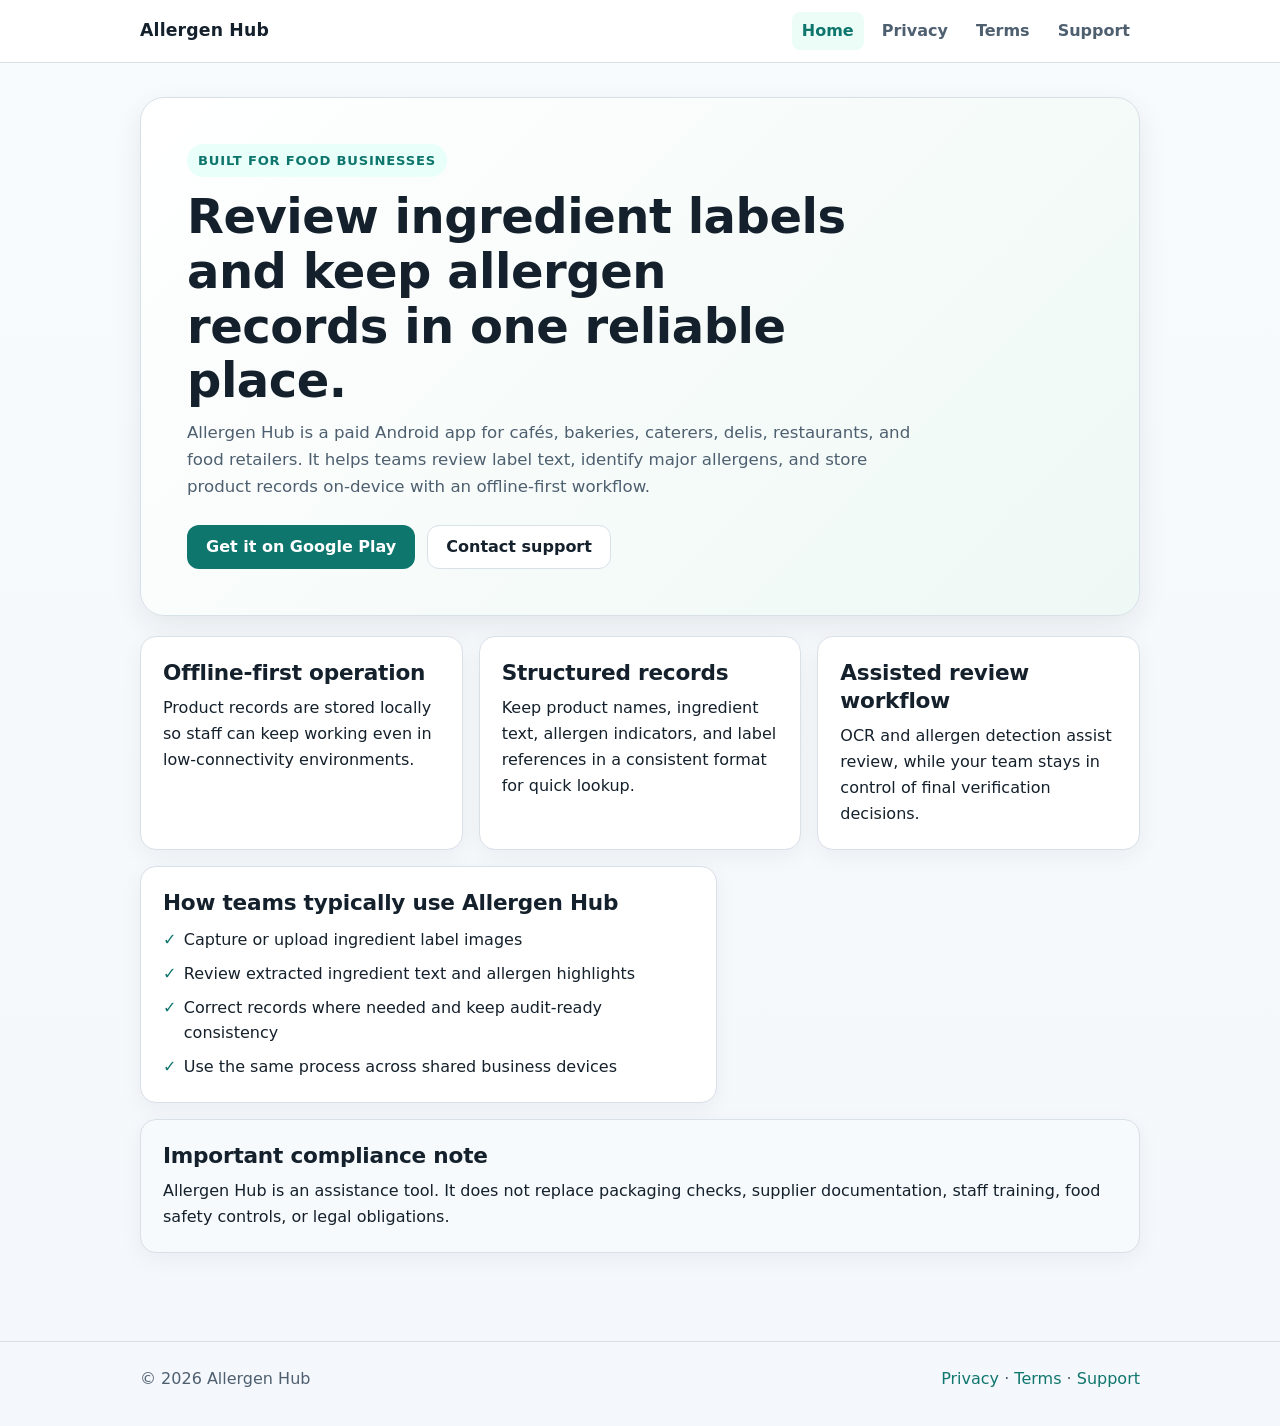
<file: index.html>
<!DOCTYPE html>
<html lang="en-GB">
  <head>
    <meta charset="UTF-8" />
    <meta name="viewport" content="width=device-width, initial-scale=1" />
    <title>Allergen Hub | Offline-First Allergen & Ingredient Records for Food Businesses</title>
    <meta
      name="description"
      content="Allergen Hub is a paid Android app for food businesses to review ingredient labels, identify allergens, and keep structured product records offline-first."
    />
    <meta property="og:type" content="website" />
    <meta property="og:title" content="Allergen Hub" />
    <meta
      property="og:description"
      content="A lightweight offline-first Android app for food businesses to review ingredient labels and maintain allergen records."
    />
    <meta property="og:url" content="https://allergenhub.store/" />
    <meta property="og:site_name" content="Allergen Hub" />
    <meta name="twitter:card" content="summary" />
    <link rel="icon" href="/favicon.svg" type="image/svg+xml" />
    <link rel="stylesheet" href="/styles.css" />
  </head>
  <body>
    <header class="site-header">
      <nav class="nav" aria-label="Main navigation">
        <a class="brand" href="/">Allergen Hub</a>
        <div class="nav-links">
          <a href="/" class="active" aria-current="page">Home</a>
          <a href="/privacy/">Privacy</a>
          <a href="/terms/">Terms</a>
          <a href="/support/">Support</a>
        </div>
      </nav>
    </header>

    <main class="container">
      <section class="hero">
        <span class="eyebrow">Built for food businesses</span>
        <h1>Review ingredient labels and keep allergen records in one reliable place.</h1>
        <p>
          Allergen Hub is a paid Android app for cafés, bakeries, caterers, delis,
          restaurants, and food retailers. It helps teams review label text,
          identify major allergens, and store product records on-device with an
          offline-first workflow.
        </p>
        <div class="hero-actions">
          <a
            class="button button-primary"
            href="https://play.google.com/store/apps/details?id=pro.furever.allergenhub"
            target="_blank"
            rel="noopener noreferrer"
            >Get it on Google Play</a
          >
          <a class="button button-secondary" href="/support/">Contact support</a>
        </div>
      </section>

      <section class="grid" aria-label="Core value points">
        <article class="card col-4">
          <h2>Offline-first operation</h2>
          <p>
            Product records are stored locally so staff can keep working even in
            low-connectivity environments.
          </p>
        </article>

        <article class="card col-4">
          <h2>Structured records</h2>
          <p>
            Keep product names, ingredient text, allergen indicators, and label
            references in a consistent format for quick lookup.
          </p>
        </article>

        <article class="card col-4">
          <h2>Assisted review workflow</h2>
          <p>
            OCR and allergen detection assist review, while your team stays in
            control of final verification decisions.
          </p>
        </article>

        <article class="card col-7">
          <h2>How teams typically use Allergen Hub</h2>
          <ul class="stat-list">
            <li>Capture or upload ingredient label images</li>
            <li>Review extracted ingredient text and allergen highlights</li>
            <li>Correct records where needed and keep audit-ready consistency</li>
            <li>Use the same process across shared business devices</li>
          </ul>
        </article>

        <article class="card card-muted col-5">
          <h2>Important compliance note</h2>
          <p>
            Allergen Hub is an assistance tool. It does not replace packaging
            checks, supplier documentation, staff training, food safety controls,
            or legal obligations.
          </p>
        </article>
      </section>
    </main>

    <footer class="footer">
      <div class="footer-inner">
        <div>© 2026 Allergen Hub</div>
        <div>
          <a href="/privacy/">Privacy</a> ·
          <a href="/terms/">Terms</a> ·
          <a href="/support/">Support</a>
        </div>
      </div>
    </footer>
  </body>
</html>
</file>
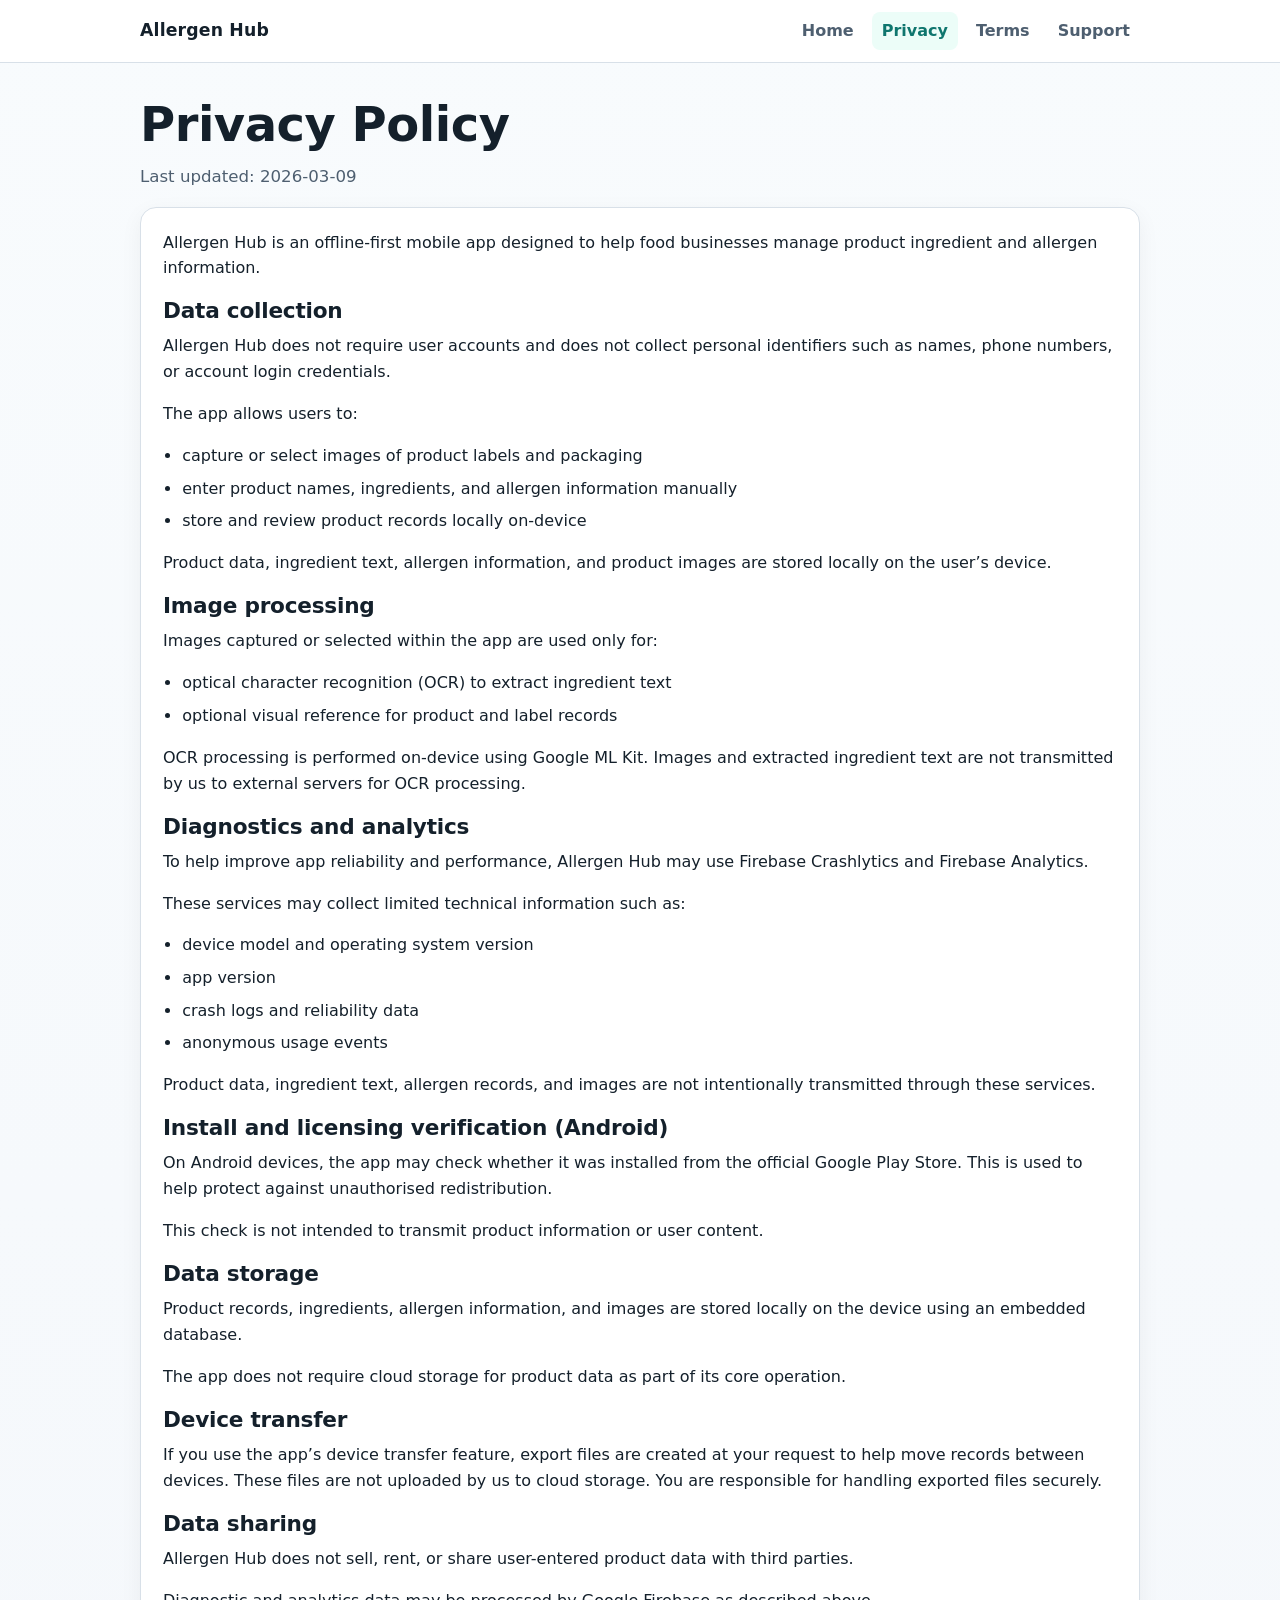
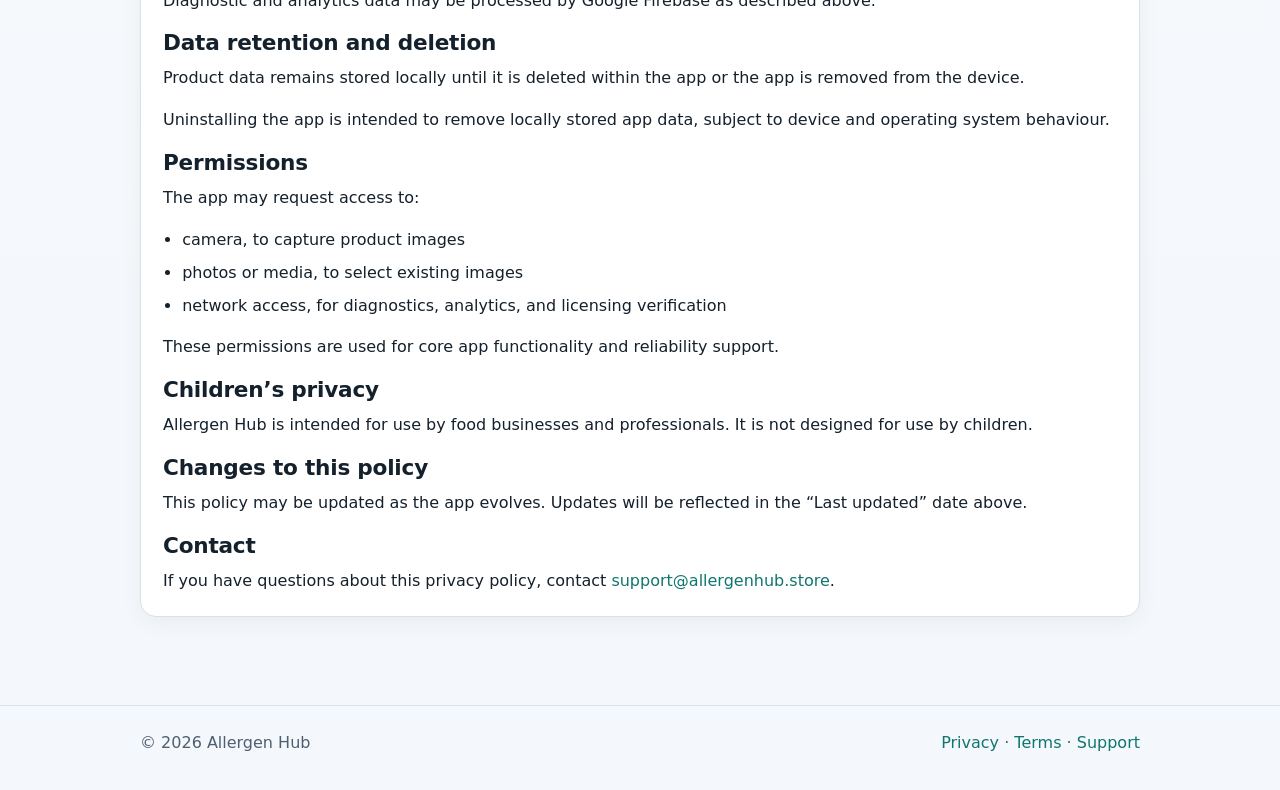
<file: privacy/index.html>
<!DOCTYPE html>
<html lang="en-GB">
  <head>
    <meta charset="UTF-8" />
    <meta name="viewport" content="width=device-width, initial-scale=1" />
    <title>Privacy Policy | Allergen Hub</title>
    <meta
      name="description"
      content="Read the Allergen Hub privacy policy, including details on local data storage, OCR processing, and diagnostics."
    />
    <meta property="og:type" content="website" />
    <meta property="og:title" content="Privacy Policy | Allergen Hub" />
    <meta
      property="og:description"
      content="Privacy information for Allergen Hub, an offline-first allergen and ingredient record app for food businesses."
    />
    <meta property="og:url" content="https://allergenhub.store/privacy/" />
    <meta property="og:site_name" content="Allergen Hub" />
    <meta name="twitter:card" content="summary" />
    <link rel="icon" href="/favicon.svg" type="image/svg+xml" />
    <link rel="stylesheet" href="/styles.css" />
  </head>
  <body>
    <header class="site-header">
      <nav class="nav" aria-label="Main navigation">
        <a class="brand" href="/">Allergen Hub</a>
        <div class="nav-links">
          <a href="/">Home</a>
          <a href="/privacy/" class="active" aria-current="page">Privacy</a>
          <a href="/terms/">Terms</a>
          <a href="/support/">Support</a>
        </div>
      </nav>
    </header>

    <main class="container">
      <section class="page-header">
        <h1>Privacy Policy</h1>
        <p class="meta">Last updated: 2026-03-09</p>
      </section>

      <section class="grid">
        <article class="card">
          <p>
            Allergen Hub is an offline-first mobile app designed to help food
            businesses manage product ingredient and allergen information.
          </p>

          <h2>Data collection</h2>
          <p>
            Allergen Hub does not require user accounts and does not collect
            personal identifiers such as names, phone numbers, or account login
            credentials.
          </p>
          <p>The app allows users to:</p>
          <ul>
            <li>capture or select images of product labels and packaging</li>
            <li>enter product names, ingredients, and allergen information manually</li>
            <li>store and review product records locally on-device</li>
          </ul>
          <p>
            Product data, ingredient text, allergen information, and product
            images are stored locally on the user’s device.
          </p>

          <h2>Image processing</h2>
          <p>Images captured or selected within the app are used only for:</p>
          <ul>
            <li>optical character recognition (OCR) to extract ingredient text</li>
            <li>optional visual reference for product and label records</li>
          </ul>
          <p>
            OCR processing is performed on-device using Google ML Kit. Images
            and extracted ingredient text are not transmitted by us to external
            servers for OCR processing.
          </p>

          <h2>Diagnostics and analytics</h2>
          <p>
            To help improve app reliability and performance, Allergen Hub may
            use Firebase Crashlytics and Firebase Analytics.
          </p>
          <p>These services may collect limited technical information such as:</p>
          <ul>
            <li>device model and operating system version</li>
            <li>app version</li>
            <li>crash logs and reliability data</li>
            <li>anonymous usage events</li>
          </ul>
          <p>
            Product data, ingredient text, allergen records, and images are not
            intentionally transmitted through these services.
          </p>

          <h2>Install and licensing verification (Android)</h2>
          <p>
            On Android devices, the app may check whether it was installed from
            the official Google Play Store. This is used to help protect against
            unauthorised redistribution.
          </p>
          <p>
            This check is not intended to transmit product information or user
            content.
          </p>

          <h2>Data storage</h2>
          <p>
            Product records, ingredients, allergen information, and images are
            stored locally on the device using an embedded database.
          </p>
          <p>
            The app does not require cloud storage for product data as part of
            its core operation.
          </p>

          <h2>Device transfer</h2>
          <p>
            If you use the app’s device transfer feature, export files are
            created at your request to help move records between devices. These
            files are not uploaded by us to cloud storage. You are responsible
            for handling exported files securely.
          </p>

          <h2>Data sharing</h2>
          <p>
            Allergen Hub does not sell, rent, or share user-entered product data
            with third parties.
          </p>
          <p>
            Diagnostic and analytics data may be processed by Google Firebase as
            described above.
          </p>

          <h2>Data retention and deletion</h2>
          <p>
            Product data remains stored locally until it is deleted within the
            app or the app is removed from the device.
          </p>
          <p>
            Uninstalling the app is intended to remove locally stored app data,
            subject to device and operating system behaviour.
          </p>

          <h2>Permissions</h2>
          <p>The app may request access to:</p>
          <ul>
            <li>camera, to capture product images</li>
            <li>photos or media, to select existing images</li>
            <li>network access, for diagnostics, analytics, and licensing verification</li>
          </ul>
          <p>
            These permissions are used for core app functionality and reliability
            support.
          </p>

          <h2>Children’s privacy</h2>
          <p>
            Allergen Hub is intended for use by food businesses and
            professionals. It is not designed for use by children.
          </p>

          <h2>Changes to this policy</h2>
          <p>
            This policy may be updated as the app evolves. Updates will be
            reflected in the “Last updated” date above.
          </p>

          <h2>Contact</h2>
          <p>
            If you have questions about this privacy policy, contact
            <a href="mailto:support@allergenhub.store">support@allergenhub.store</a>.
          </p>
        </article>
      </section>
    </main>

    <footer class="footer">
      <div class="footer-inner">
        <div>© 2026 Allergen Hub</div>
        <div>
          <a href="/privacy/">Privacy</a> ·
          <a href="/terms/">Terms</a> ·
          <a href="/support/">Support</a>
        </div>
      </div>
    </footer>
  </body>
</html>
</file>
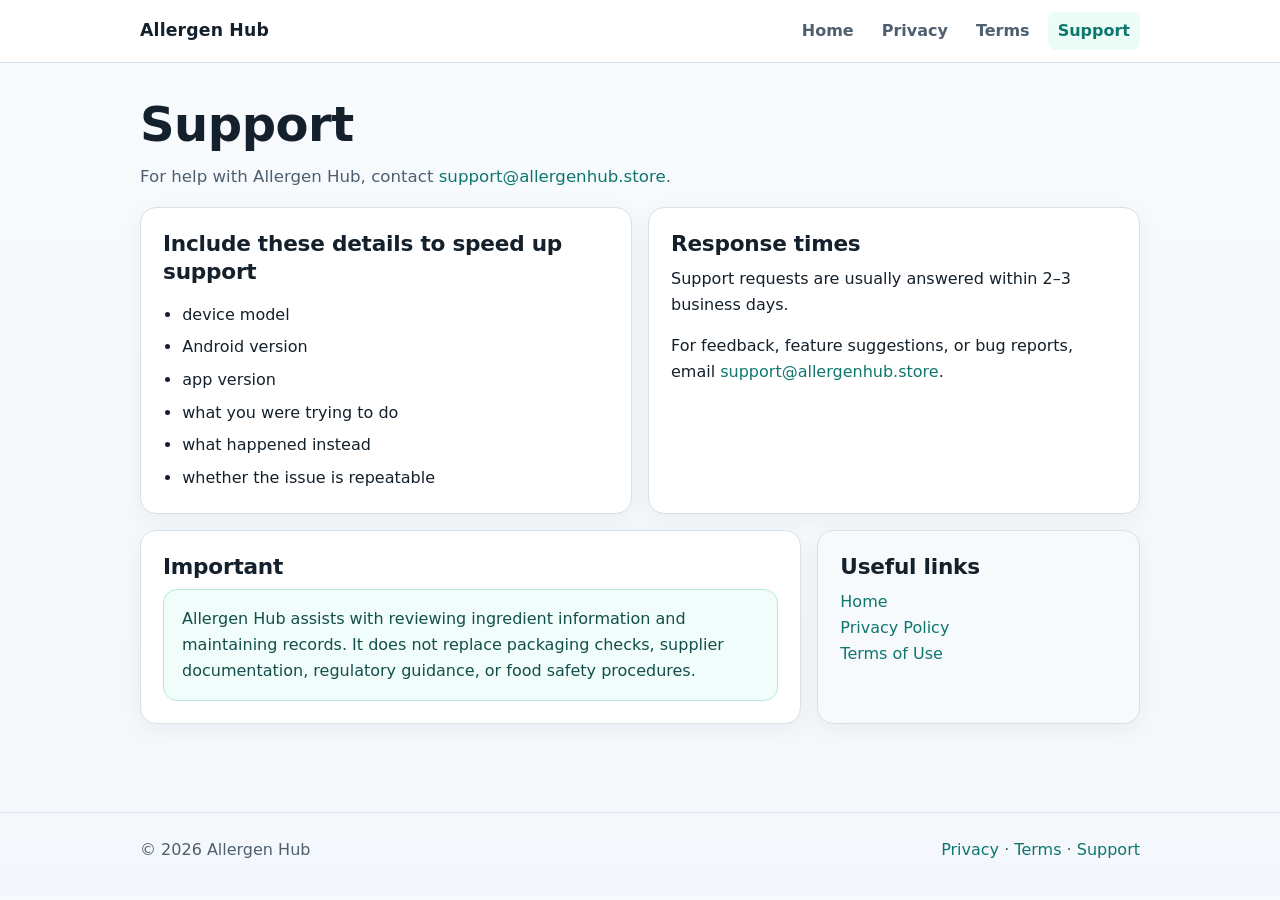
<file: support/index.html>
<!DOCTYPE html>
<html lang="en-GB">
  <head>
    <meta charset="UTF-8" />
    <meta name="viewport" content="width=device-width, initial-scale=1" />
    <title>Support | Allergen Hub</title>
    <meta
      name="description"
      content="Contact support for Allergen Hub, including what details to include for faster troubleshooting."
    />
    <meta property="og:type" content="website" />
    <meta property="og:title" content="Support | Allergen Hub" />
    <meta
      property="og:description"
      content="Get help with Allergen Hub and share feedback, bug reports, and support requests."
    />
    <meta property="og:url" content="https://allergenhub.store/support/" />
    <meta property="og:site_name" content="Allergen Hub" />
    <meta name="twitter:card" content="summary" />
    <link rel="icon" href="/favicon.svg" type="image/svg+xml" />
    <link rel="stylesheet" href="/styles.css" />
  </head>
  <body>
    <header class="site-header">
      <nav class="nav" aria-label="Main navigation">
        <a class="brand" href="/">Allergen Hub</a>
        <div class="nav-links">
          <a href="/">Home</a>
          <a href="/privacy/">Privacy</a>
          <a href="/terms/">Terms</a>
          <a href="/support/" class="active" aria-current="page">Support</a>
        </div>
      </nav>
    </header>

    <main class="container">
      <section class="page-header">
        <h1>Support</h1>
        <p>
          For help with Allergen Hub, contact
          <a href="mailto:support@allergenhub.store">support@allergenhub.store</a>.
        </p>
      </section>

      <section class="grid">
        <article class="card col-6">
          <h2>Include these details to speed up support</h2>
          <ul>
            <li>device model</li>
            <li>Android version</li>
            <li>app version</li>
            <li>what you were trying to do</li>
            <li>what happened instead</li>
            <li>whether the issue is repeatable</li>
          </ul>
        </article>

        <article class="card col-6">
          <h2>Response times</h2>
          <p>Support requests are usually answered within 2–3 business days.</p>
          <p>
            For feedback, feature suggestions, or bug reports, email
            <a href="mailto:support@allergenhub.store">support@allergenhub.store</a>.
          </p>
        </article>

        <article class="card col-8">
          <h2>Important</h2>
          <div class="notice">
            Allergen Hub assists with reviewing ingredient information and
            maintaining records. It does not replace packaging checks, supplier
            documentation, regulatory guidance, or food safety procedures.
          </div>
        </article>

        <article class="card card-muted col-4">
          <h2>Useful links</h2>
          <p>
            <a href="/">Home</a><br />
            <a href="/privacy/">Privacy Policy</a><br />
            <a href="/terms/">Terms of Use</a>
          </p>
        </article>
      </section>
    </main>

    <footer class="footer">
      <div class="footer-inner">
        <div>© 2026 Allergen Hub</div>
        <div>
          <a href="/privacy/">Privacy</a> ·
          <a href="/terms/">Terms</a> ·
          <a href="/support/">Support</a>
        </div>
      </div>
    </footer>
  </body>
</html>
</file>
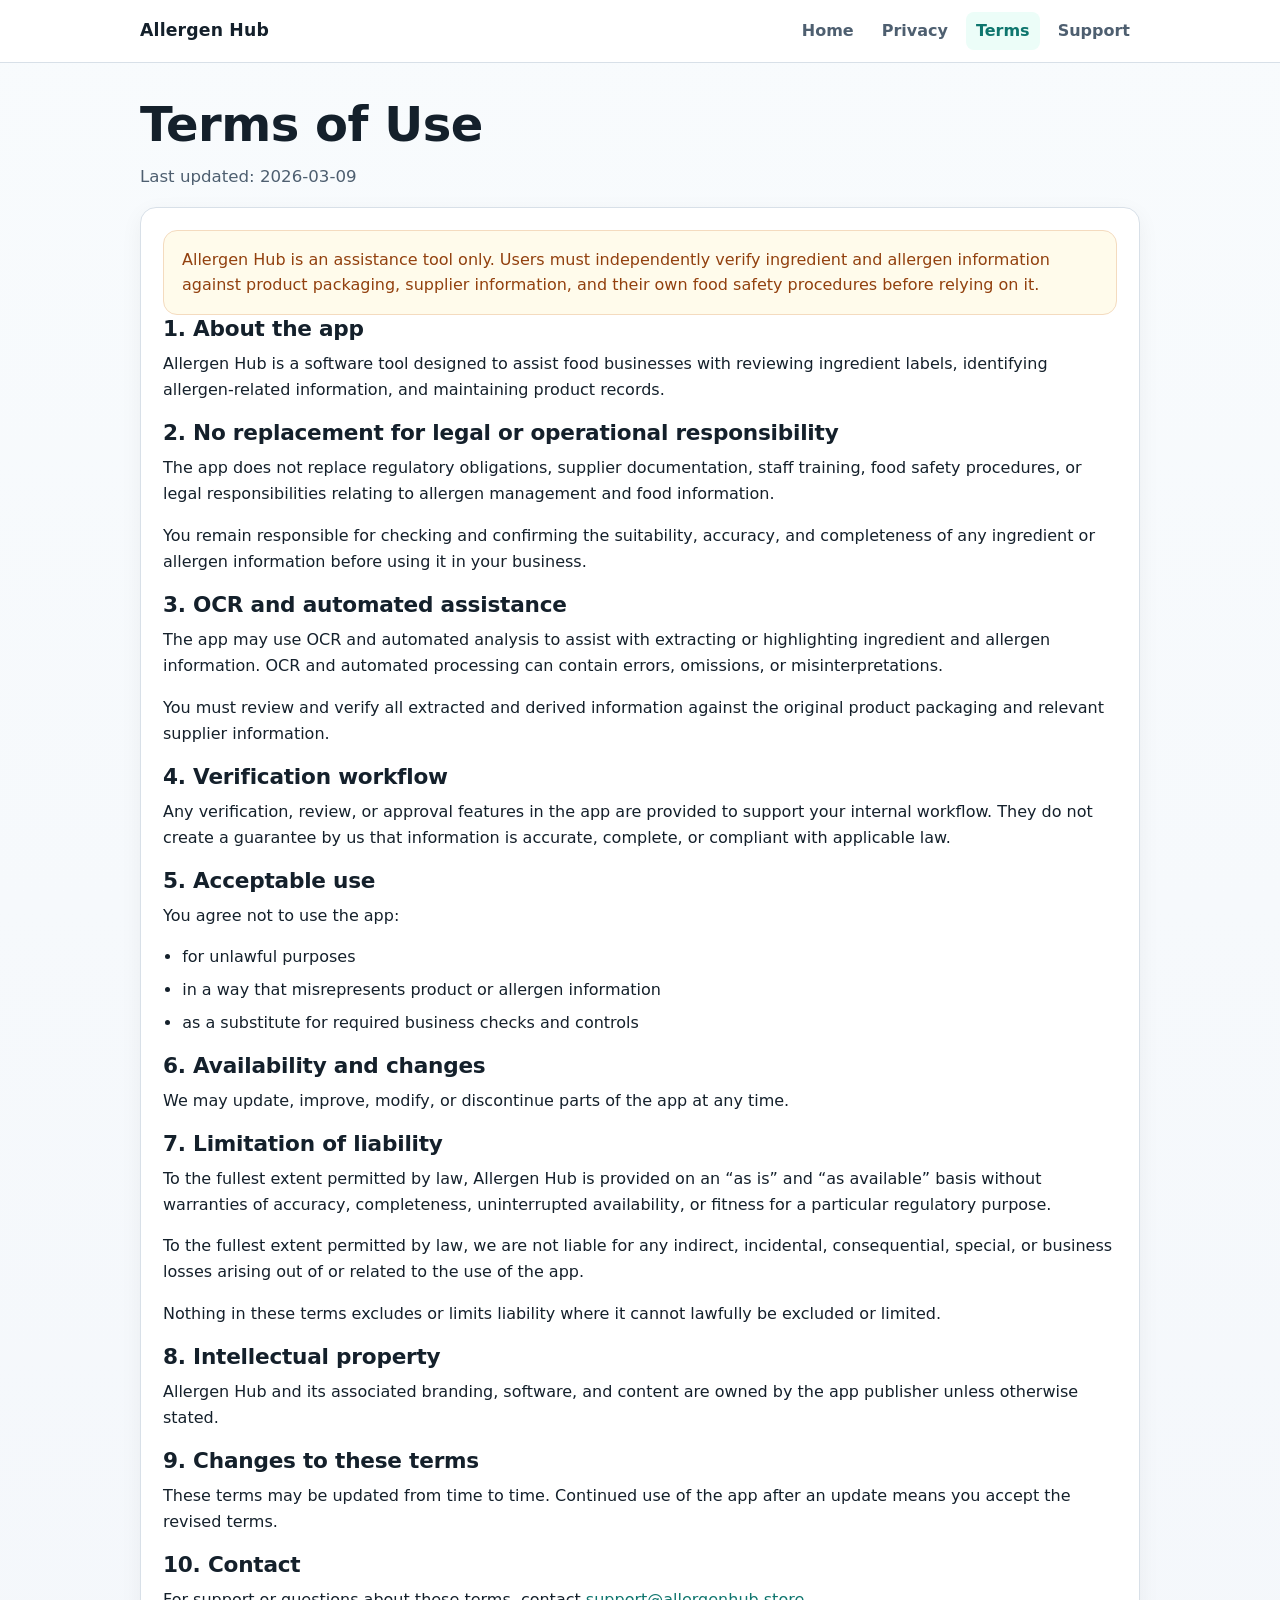
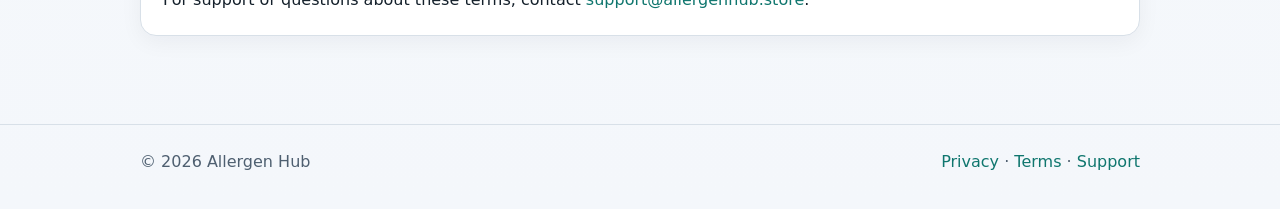
<file: terms/index.html>
<!DOCTYPE html>
<html lang="en-GB">
  <head>
    <meta charset="UTF-8" />
    <meta name="viewport" content="width=device-width, initial-scale=1" />
    <title>Terms of Use | Allergen Hub</title>
    <meta
      name="description"
      content="Read the Allergen Hub terms of use, including user responsibilities and liability limitations."
    />
    <meta property="og:type" content="website" />
    <meta property="og:title" content="Terms of Use | Allergen Hub" />
    <meta
      property="og:description"
      content="Terms for using Allergen Hub, an offline-first allergen and ingredient review app for food businesses."
    />
    <meta property="og:url" content="https://allergenhub.store/terms/" />
    <meta property="og:site_name" content="Allergen Hub" />
    <meta name="twitter:card" content="summary" />
    <link rel="icon" href="/favicon.svg" type="image/svg+xml" />
    <link rel="stylesheet" href="/styles.css" />
  </head>
  <body>
    <header class="site-header">
      <nav class="nav" aria-label="Main navigation">
        <a class="brand" href="/">Allergen Hub</a>
        <div class="nav-links">
          <a href="/">Home</a>
          <a href="/privacy/">Privacy</a>
          <a href="/terms/" class="active" aria-current="page">Terms</a>
          <a href="/support/">Support</a>
        </div>
      </nav>
    </header>

    <main class="container">
      <section class="page-header">
        <h1>Terms of Use</h1>
        <p class="meta">Last updated: 2026-03-09</p>
      </section>

      <section class="grid">
        <article class="card">
          <div class="warning">
            Allergen Hub is an assistance tool only. Users must independently
            verify ingredient and allergen information against product packaging,
            supplier information, and their own food safety procedures before
            relying on it.
          </div>

          <h2>1. About the app</h2>
          <p>
            Allergen Hub is a software tool designed to assist food businesses
            with reviewing ingredient labels, identifying allergen-related
            information, and maintaining product records.
          </p>

          <h2>2. No replacement for legal or operational responsibility</h2>
          <p>
            The app does not replace regulatory obligations, supplier
            documentation, staff training, food safety procedures, or legal
            responsibilities relating to allergen management and food
            information.
          </p>
          <p>
            You remain responsible for checking and confirming the suitability,
            accuracy, and completeness of any ingredient or allergen information
            before using it in your business.
          </p>

          <h2>3. OCR and automated assistance</h2>
          <p>
            The app may use OCR and automated analysis to assist with extracting
            or highlighting ingredient and allergen information. OCR and
            automated processing can contain errors, omissions, or
            misinterpretations.
          </p>
          <p>
            You must review and verify all extracted and derived information
            against the original product packaging and relevant supplier
            information.
          </p>

          <h2>4. Verification workflow</h2>
          <p>
            Any verification, review, or approval features in the app are
            provided to support your internal workflow. They do not create a
            guarantee by us that information is accurate, complete, or compliant
            with applicable law.
          </p>

          <h2>5. Acceptable use</h2>
          <p>You agree not to use the app:</p>
          <ul>
            <li>for unlawful purposes</li>
            <li>in a way that misrepresents product or allergen information</li>
            <li>as a substitute for required business checks and controls</li>
          </ul>

          <h2>6. Availability and changes</h2>
          <p>
            We may update, improve, modify, or discontinue parts of the app at
            any time.
          </p>

          <h2>7. Limitation of liability</h2>
          <p>
            To the fullest extent permitted by law, Allergen Hub is provided on
            an “as is” and “as available” basis without warranties of accuracy,
            completeness, uninterrupted availability, or fitness for a
            particular regulatory purpose.
          </p>
          <p>
            To the fullest extent permitted by law, we are not liable for any
            indirect, incidental, consequential, special, or business losses
            arising out of or related to the use of the app.
          </p>
          <p>
            Nothing in these terms excludes or limits liability where it cannot
            lawfully be excluded or limited.
          </p>

          <h2>8. Intellectual property</h2>
          <p>
            Allergen Hub and its associated branding, software, and content are
            owned by the app publisher unless otherwise stated.
          </p>

          <h2>9. Changes to these terms</h2>
          <p>
            These terms may be updated from time to time. Continued use of the
            app after an update means you accept the revised terms.
          </p>

          <h2>10. Contact</h2>
          <p>
            For support or questions about these terms, contact
            <a href="mailto:support@allergenhub.store">support@allergenhub.store</a>.
          </p>
        </article>
      </section>
    </main>

    <footer class="footer">
      <div class="footer-inner">
        <div>© 2026 Allergen Hub</div>
        <div>
          <a href="/privacy/">Privacy</a> ·
          <a href="/terms/">Terms</a> ·
          <a href="/support/">Support</a>
        </div>
      </div>
    </footer>
  </body>
</html>
</file>
<file: styles.css>
:root {
  --bg: #f4f7fb;
  --surface: #ffffff;
  --surface-muted: #f7fafc;
  --text: #14202b;
  --muted: #4e5f70;
  --border: #d8e0e8;
  --primary: #0f766e;
  --primary-hover: #0b5f59;
  --link: #0f766e;
  --focus: #0ea5e9;
  --max-width: 1040px;
  --radius: 16px;
  --shadow-sm: 0 6px 22px rgba(15, 23, 42, 0.05);
  --shadow-md: 0 10px 28px rgba(15, 23, 42, 0.08);
}

* {
  box-sizing: border-box;
}

html {
  scroll-behavior: smooth;
}

body {
  margin: 0;
  font-family: Inter, ui-sans-serif, system-ui, -apple-system, BlinkMacSystemFont,
    "Segoe UI", Roboto, Helvetica, Arial, sans-serif;
  color: var(--text);
  background: linear-gradient(180deg, #f8fbfd 0%, var(--bg) 100%);
  line-height: 1.62;
}

a {
  color: var(--link);
  text-decoration: none;
}

a:hover {
  text-decoration: underline;
}

a:focus-visible,
.button:focus-visible {
  outline: 3px solid var(--focus);
  outline-offset: 2px;
}

.site-header {
  position: sticky;
  top: 0;
  z-index: 50;
  border-bottom: 1px solid var(--border);
  background: rgba(255, 255, 255, 0.93);
  backdrop-filter: blur(10px);
}

.nav {
  max-width: var(--max-width);
  margin: 0 auto;
  padding: 12px 20px;
  display: flex;
  align-items: center;
  justify-content: space-between;
  gap: 14px;
}

.brand {
  font-size: 1.08rem;
  font-weight: 700;
  color: var(--text);
  letter-spacing: 0.01em;
}

.nav-links {
  display: flex;
  flex-wrap: wrap;
  gap: 8px;
  align-items: center;
}

.nav-links a {
  color: var(--muted);
  font-weight: 600;
  padding: 6px 10px;
  border-radius: 8px;
}

.nav-links a:hover,
.nav-links a.active {
  color: var(--primary);
  background: #ecfdf8;
  text-decoration: none;
}

.container {
  max-width: var(--max-width);
  margin: 0 auto;
  padding: 34px 20px 60px;
}

.hero {
  border: 1px solid var(--border);
  border-radius: 24px;
  background: linear-gradient(135deg, #ffffff 0%, #eef8f5 100%);
  box-shadow: var(--shadow-md);
  padding: clamp(24px, 5vw, 46px);
  margin-bottom: 20px;
}

.eyebrow {
  display: inline-block;
  margin-bottom: 12px;
  border-radius: 999px;
  background: #e9fffa;
  color: var(--primary);
  font-size: 0.82rem;
  font-weight: 700;
  letter-spacing: 0.06em;
  text-transform: uppercase;
  padding: 6px 11px;
}

h1,
h2,
h3 {
  letter-spacing: -0.01em;
}

.hero h1,
.page-header h1 {
  margin: 0;
  font-size: clamp(1.85rem, 5vw, 3rem);
  line-height: 1.14;
  max-width: 20ch;
}

.hero p,
.page-header p {
  color: var(--muted);
  max-width: 70ch;
  margin: 12px 0 0;
  font-size: 1.04rem;
}

.hero-actions {
  display: flex;
  flex-wrap: wrap;
  gap: 12px;
  margin-top: 24px;
}

.button {
  min-height: 44px;
  display: inline-flex;
  align-items: center;
  justify-content: center;
  border-radius: 12px;
  border: 1px solid transparent;
  font-weight: 600;
  text-decoration: none;
  padding: 0 18px;
  transition: background 0.15s ease, border-color 0.15s ease,
    transform 0.15s ease;
}

.button:hover {
  transform: translateY(-1px);
  text-decoration: none;
}

.button-primary {
  background: var(--primary);
  color: #fff;
}

.button-primary:hover {
  background: var(--primary-hover);
}

.button-secondary {
  background: #fff;
  color: var(--text);
  border-color: var(--border);
}

.button-secondary:hover {
  background: #f8fbfd;
}

.grid {
  display: grid;
  grid-template-columns: repeat(12, 1fr);
  gap: 16px;
  margin-top: 16px;
}

.card {
  grid-column: span 12;
  background: var(--surface);
  border: 1px solid var(--border);
  border-radius: var(--radius);
  box-shadow: var(--shadow-sm);
  padding: 22px;
}

.card:hover {
  border-color: #c7d5e2;
}

.card-muted {
  background: var(--surface-muted);
}

.card h2,
.card h3 {
  margin-top: 0;
  margin-bottom: 8px;
  font-size: clamp(1.15rem, 2.2vw, 1.35rem);
  line-height: 1.3;
}

.card p {
  margin-top: 0;
}

.card p:last-child,
.card ul:last-child,
.card ol:last-child {
  margin-bottom: 0;
}

.page-header {
  margin-bottom: 10px;
}

.page-header h1 {
  max-width: none;
}

.meta {
  color: var(--muted);
  font-size: 0.95rem;
}

ul,
ol {
  padding-left: 1.2rem;
}

li + li {
  margin-top: 0.42rem;
}

.notice {
  border: 1px solid #b8e6df;
  background: #f0fdfa;
  color: #134e4a;
  border-radius: 14px;
  padding: 16px 18px;
}

.warning {
  border: 1px solid #f4dbbf;
  background: #fffbeb;
  color: #92400e;
  border-radius: 14px;
  padding: 16px 18px;
}

.stat-list {
  margin: 10px 0 0;
  padding: 0;
  list-style: none;
  display: grid;
  gap: 8px;
}

.stat-list li {
  margin: 0;
  padding-left: 1.3rem;
  position: relative;
}

.stat-list li::before {
  content: "✓";
  position: absolute;
  left: 0;
  color: var(--primary);
  font-weight: 700;
}

.footer {
  border-top: 1px solid var(--border);
  color: var(--muted);
  margin-top: 28px;
}

.footer-inner {
  max-width: var(--max-width);
  margin: 0 auto;
  padding: 24px 20px 34px;
  display: flex;
  justify-content: space-between;
  flex-wrap: wrap;
  gap: 10px 16px;
}

.col-4,
.col-6,
.col-7,
.col-8 {
  grid-column: span 12;
}

@media (max-width: 640px) {
  .container {
    padding-top: 24px;
  }

  .nav {
    padding-top: 10px;
    padding-bottom: 10px;
  }

  .nav-links {
    gap: 6px;
  }

  .nav-links a {
    padding: 4px 8px;
    font-size: 0.95rem;
  }

  .card,
  .hero {
    padding: 20px;
  }
}

@media (min-width: 768px) {
  .col-4 {
    grid-column: span 4;
  }

  .col-6 {
    grid-column: span 6;
  }

  .col-7 {
    grid-column: span 7;
  }

  .col-8 {
    grid-column: span 8;
  }
}
</file>
